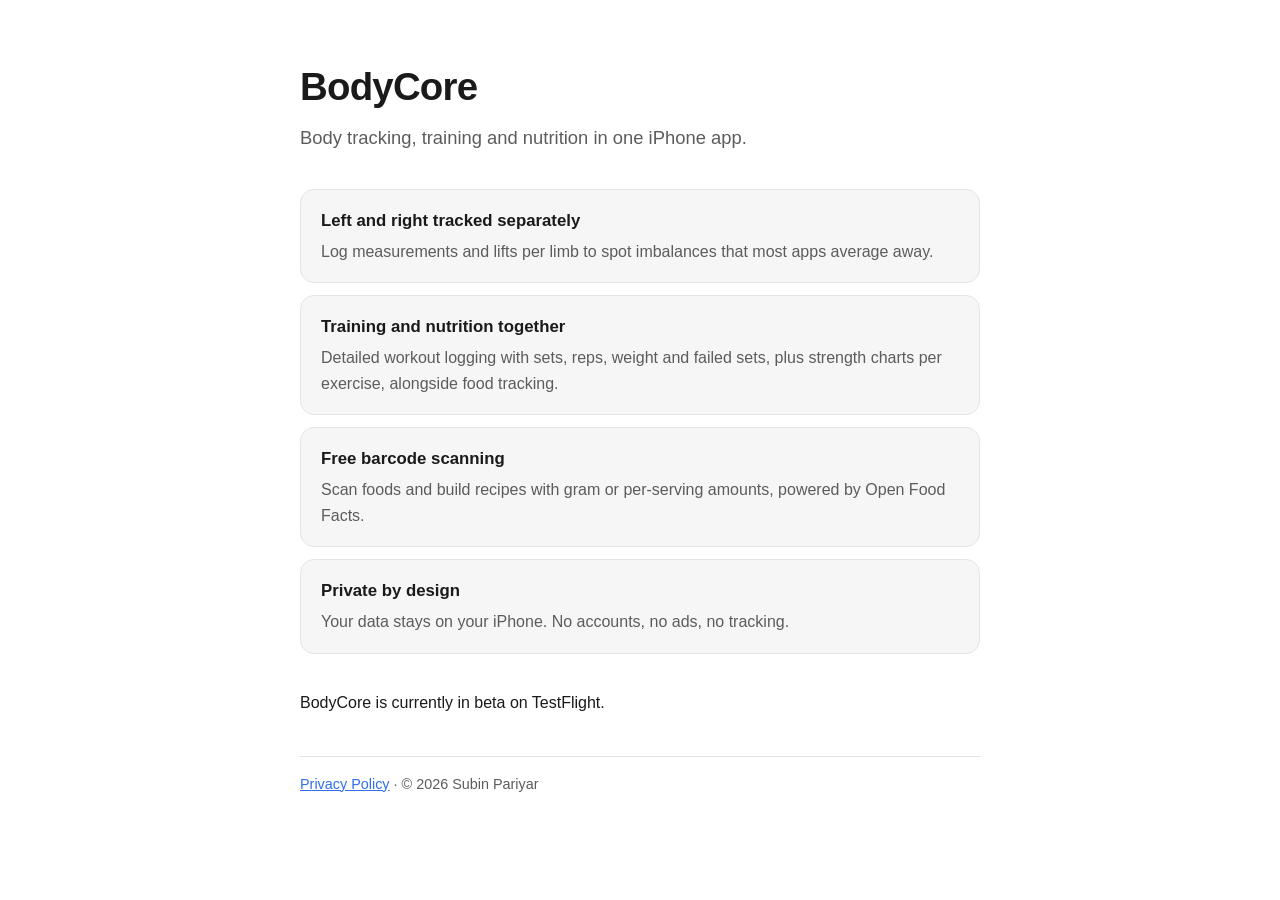
<file: bodycore/index.html>
<!DOCTYPE html>
<html lang="en">
<head>
<meta charset="UTF-8">
<meta name="viewport" content="width=device-width, initial-scale=1.0">
<title>BodyCore</title>
<meta name="description" content="Body tracking, training and nutrition in one iPhone app.">
<style>
  :root { --bg:#ffffff; --fg:#1a1a1a; --muted:#5c5c5c; --line:#e4e4e4; --card:#f6f6f7; --accent:#2f6fed; }
  @media (prefers-color-scheme: dark) { :root { --bg:#111214; --fg:#ececec; --muted:#a0a0a0; --line:#2a2b2e; --card:#1b1c1f; --accent:#6f9bff; } }
  body { margin:0; background:var(--bg); color:var(--fg); font:16px/1.6 -apple-system, BlinkMacSystemFont, "Segoe UI", Roboto, sans-serif; }
  main { max-width:680px; margin:0 auto; padding:56px 16px 64px; }
  h1 { font-size:2.4rem; margin:0; letter-spacing:-.02em; }
  .tag { color:var(--muted); font-size:1.15rem; margin:6px 0 36px; }
  .card { background:var(--card); border:1px solid var(--line); border-radius:14px; padding:18px 20px; margin-bottom:12px; }
  .card h2 { font-size:1.05rem; margin:0 0 4px; }
  .card p { margin:0; color:var(--muted); }
  .status { margin:36px 0 0; }
  a { color:var(--accent); }
  footer { margin-top:40px; padding-top:16px; border-top:1px solid var(--line); color:var(--muted); font-size:.9rem; }
</style>
</head>
<body>
<main>
  <h1>BodyCore</h1>
  <p class="tag">Body tracking, training and nutrition in one iPhone app.</p>

  <div class="card">
    <h2>Left and right tracked separately</h2>
    <p>Log measurements and lifts per limb to spot imbalances that most apps average away.</p>
  </div>
  <div class="card">
    <h2>Training and nutrition together</h2>
    <p>Detailed workout logging with sets, reps, weight and failed sets, plus strength charts per exercise, alongside food tracking.</p>
  </div>
  <div class="card">
    <h2>Free barcode scanning</h2>
    <p>Scan foods and build recipes with gram or per-serving amounts, powered by Open Food Facts.</p>
  </div>
  <div class="card">
    <h2>Private by design</h2>
    <p>Your data stays on your iPhone. No accounts, no ads, no tracking.</p>
  </div>

  <p class="status">BodyCore is currently in beta on TestFlight.</p>

  <footer><a href="privacy/">Privacy Policy</a> · © 2026 Subin Pariyar</footer>
</main>
</body>
</html>
</file>
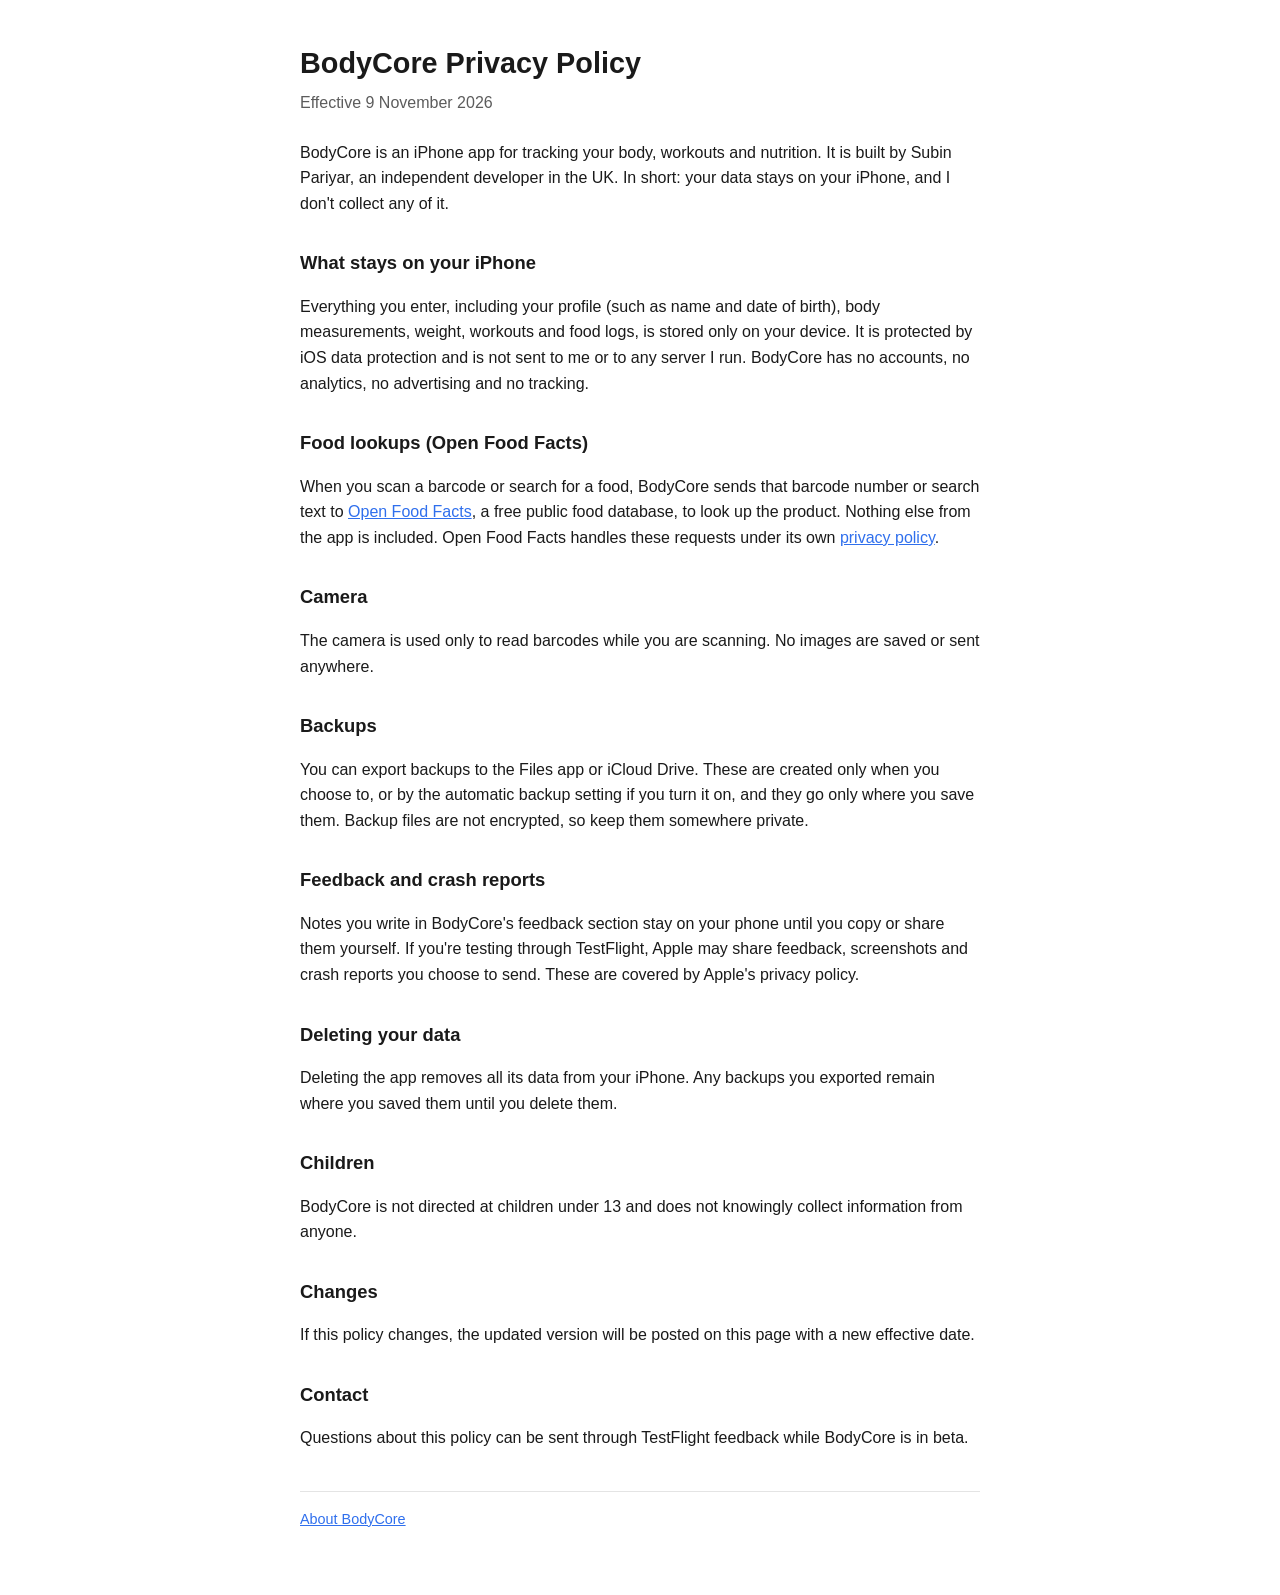
<file: bodycore/privacy/index.html>
<!DOCTYPE html>
<html lang="en">
<head>
<meta charset="UTF-8">
<meta name="viewport" content="width=device-width, initial-scale=1.0">
<title>BodyCore Privacy Policy</title>
<style>
  :root { --bg:#ffffff; --fg:#1a1a1a; --muted:#5c5c5c; --line:#e4e4e4; --accent:#2f6fed; }
  @media (prefers-color-scheme: dark) { :root { --bg:#111214; --fg:#ececec; --muted:#a0a0a0; --line:#2a2b2e; --accent:#6f9bff; } }
  body { margin:0; background:var(--bg); color:var(--fg); font:16px/1.6 -apple-system, BlinkMacSystemFont, "Segoe UI", Roboto, sans-serif; }
  main { max-width:680px; margin:0 auto; padding:40px 16px 64px; }
  h1 { font-size:1.8rem; margin:0 0 4px; }
  h2 { font-size:1.15rem; margin:32px 0 8px; }
  p, li { color:var(--fg); }
  .meta { color:var(--muted); margin:0 0 24px; }
  a { color:var(--accent); }
  ul { padding-left:20px; }
  footer { margin-top:40px; padding-top:16px; border-top:1px solid var(--line); color:var(--muted); font-size:.9rem; }
</style>
</head>
<body>
<main>
  <h1>BodyCore Privacy Policy</h1>
  <p class="meta">Effective 9 November 2026</p>

  <p>BodyCore is an iPhone app for tracking your body, workouts and nutrition. It is built by Subin Pariyar, an independent developer in the UK. In short: your data stays on your iPhone, and I don't collect any of it.</p>

  <h2>What stays on your iPhone</h2>
  <p>Everything you enter, including your profile (such as name and date of birth), body measurements, weight, workouts and food logs, is stored only on your device. It is protected by iOS data protection and is not sent to me or to any server I run. BodyCore has no accounts, no analytics, no advertising and no tracking.</p>

  <h2>Food lookups (Open Food Facts)</h2>
  <p>When you scan a barcode or search for a food, BodyCore sends that barcode number or search text to <a href="https://world.openfoodfacts.org">Open Food Facts</a>, a free public food database, to look up the product. Nothing else from the app is included. Open Food Facts handles these requests under its own <a href="https://world.openfoodfacts.org/privacy">privacy policy</a>.</p>

  <h2>Camera</h2>
  <p>The camera is used only to read barcodes while you are scanning. No images are saved or sent anywhere.</p>

  <h2>Backups</h2>
  <p>You can export backups to the Files app or iCloud Drive. These are created only when you choose to, or by the automatic backup setting if you turn it on, and they go only where you save them. Backup files are not encrypted, so keep them somewhere private.</p>

  <h2>Feedback and crash reports</h2>
  <p>Notes you write in BodyCore's feedback section stay on your phone until you copy or share them yourself. If you're testing through TestFlight, Apple may share feedback, screenshots and crash reports you choose to send. These are covered by Apple's privacy policy.</p>

  <h2>Deleting your data</h2>
  <p>Deleting the app removes all its data from your iPhone. Any backups you exported remain where you saved them until you delete them.</p>

  <h2>Children</h2>
  <p>BodyCore is not directed at children under 13 and does not knowingly collect information from anyone.</p>

  <h2>Changes</h2>
  <p>If this policy changes, the updated version will be posted on this page with a new effective date.</p>

  <h2>Contact</h2>
  <p>Questions about this policy can be sent through TestFlight feedback while BodyCore is in beta.</p>

  <footer><a href="../">About BodyCore</a></footer>
</main>
</body>
</html>
</file>
